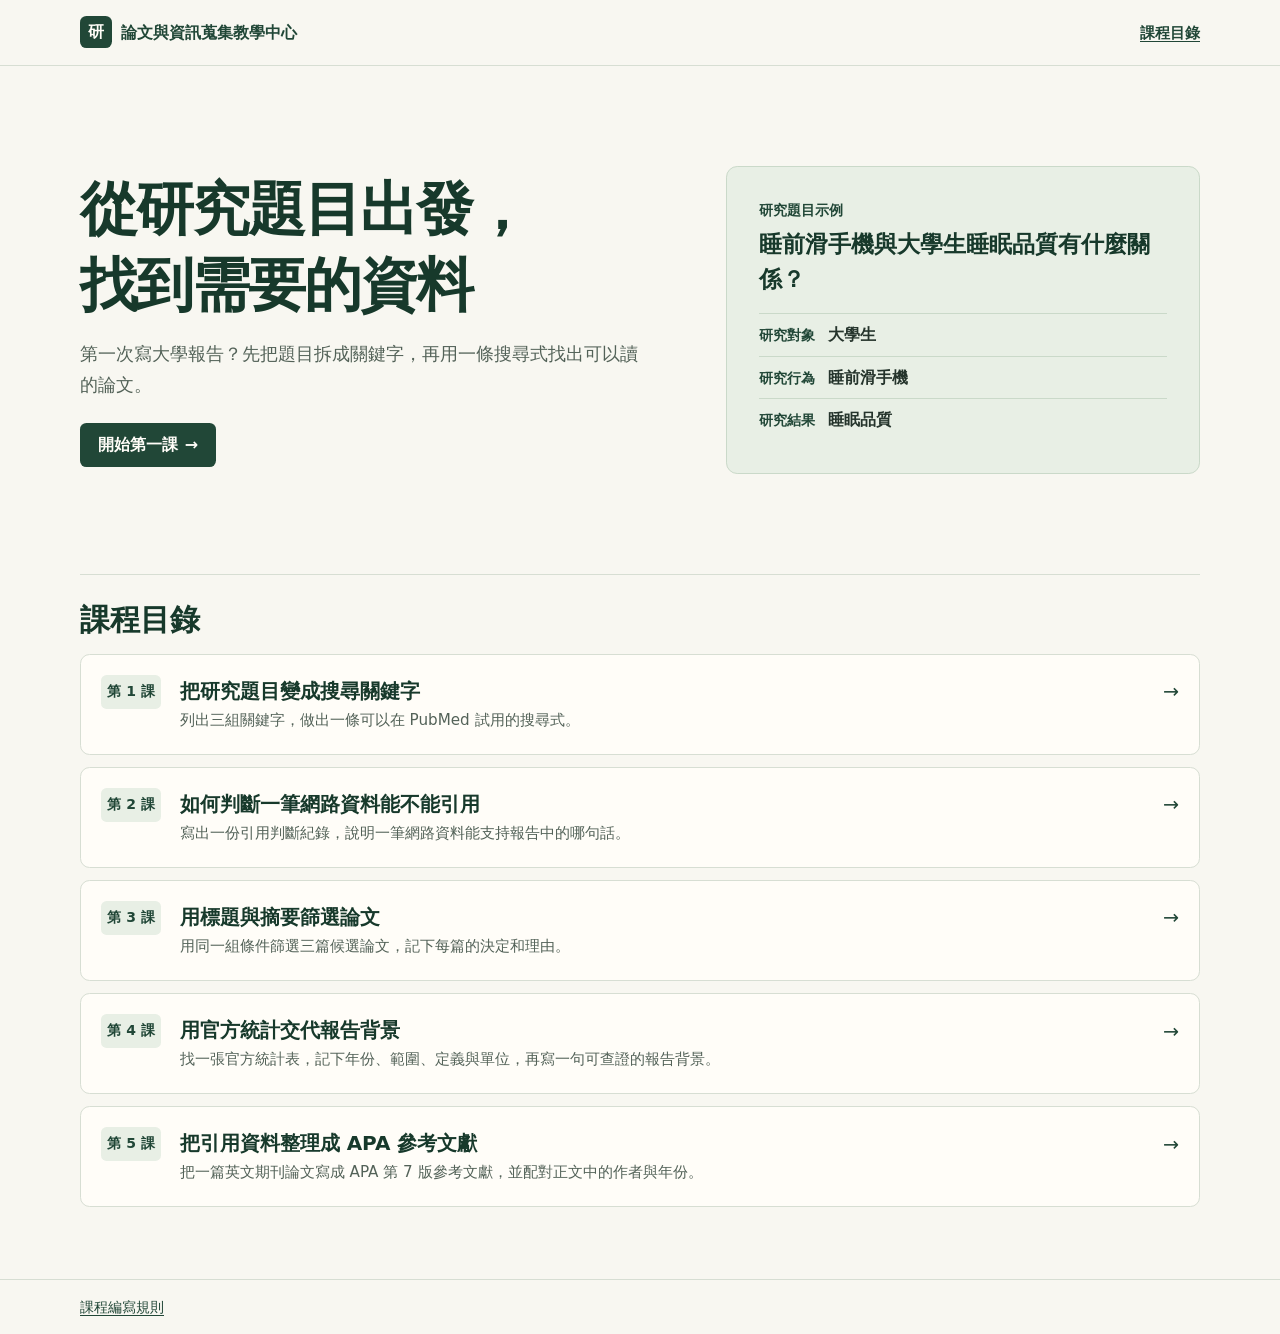
<file: index.html>
<!doctype html>
<html lang="zh-Hant">
<head>
  <meta charset="utf-8">
  <meta name="viewport" content="width=device-width, initial-scale=1">
  <meta name="description" content="給第一次寫大學報告的學生，從研究題目出發練習找論文、判斷來源和整理資料。">
  <title>論文與資訊蒐集教學中心</title>
  <link rel="stylesheet" href="assets/style.css">
</head>
<body class="home-page">
  <header class="site-header">
    <div class="site-shell header-inner">
      <a class="brand" href="index.html"><span class="brand-mark" aria-hidden="true">研</span>論文與資訊蒐集教學中心</a>
      <a class="header-link" href="#courses">課程目錄</a>
    </div>
  </header>

  <main class="site-shell">
    <section class="hero" aria-labelledby="home-title">
      <div class="hero-copy">
        <h1 id="home-title">從研究題目出發，<br>找到需要的資料</h1>
        <p class="lede">第一次寫大學報告？先把題目拆成關鍵字，再用一條搜尋式找出可以讀的論文。</p>
        <a class="primary-link" href="lessons/search-keywords.html">開始第一課 <span aria-hidden="true">→</span></a>
      </div>

      <figure class="hero-example">
        <figcaption class="example-label">研究題目示例</figcaption>
        <p class="example-question">睡前滑手機與大學生睡眠品質有什麼關係？</p>
        <ul class="concept-list">
          <li><small class="concept-label">研究對象</small><span class="concept-name">大學生</span></li>
          <li><small class="concept-label">研究行為</small><span class="concept-name">睡前滑手機</span></li>
          <li><small class="concept-label">研究結果</small><span class="concept-name">睡眠品質</span></li>
        </ul>
      </figure>
    </section>

    <section class="catalog" id="courses" aria-labelledby="courses-title">
      <h2 id="courses-title">課程目錄</h2>
      <ul class="lesson-list">
        <li>
          <a class="lesson-card" href="lessons/search-keywords.html">
            <span class="lesson-number">第 1 課</span>
            <div class="lesson-card-copy">
              <h3>把研究題目變成搜尋關鍵字</h3>
              <p>列出三組關鍵字，做出一條可以在 PubMed 試用的搜尋式。</p>
            </div>
            <span class="lesson-arrow" aria-hidden="true">→</span>
          </a>
        </li>
        <li>
          <a class="lesson-card" href="lessons/evaluate-online-sources.html">
            <span class="lesson-number">第 2 課</span>
            <div class="lesson-card-copy">
              <h3>如何判斷一筆網路資料能不能引用</h3>
              <p>寫出一份引用判斷紀錄，說明一筆網路資料能支持報告中的哪句話。</p>
            </div>
            <span class="lesson-arrow" aria-hidden="true">→</span>
          </a>
        </li>
        <li>
          <a class="lesson-card" href="lessons/screen-research-abstracts.html">
            <span class="lesson-number">第 3 課</span>
            <div class="lesson-card-copy">
              <h3>用標題與摘要篩選論文</h3>
              <p>用同一組條件篩選三篇候選論文，記下每篇的決定和理由。</p>
            </div>
            <span class="lesson-arrow" aria-hidden="true">→</span>
          </a>
        </li>
        <li>
          <a class="lesson-card" href="lessons/use-official-statistics.html">
            <span class="lesson-number">第 4 課</span>
            <div class="lesson-card-copy">
              <h3>用官方統計交代報告背景</h3>
              <p>找一張官方統計表，記下年份、範圍、定義與單位，再寫一句可查證的報告背景。</p>
            </div>
            <span class="lesson-arrow" aria-hidden="true">→</span>
          </a>
        </li>
        <li>
          <a class="lesson-card" href="lessons/format-apa-references.html">
            <span class="lesson-number">第 5 課</span>
            <div class="lesson-card-copy">
              <h3>把引用資料整理成 APA 參考文獻</h3>
              <p>把一篇英文期刊論文寫成 APA 第 7 版參考文獻，並配對正文中的作者與年份。</p>
            </div>
            <span class="lesson-arrow" aria-hidden="true">→</span>
          </a>
        </li>
      </ul>
    </section>
  </main>

  <footer class="site-footer">
    <div class="site-shell"><a href="AGENTS.md">課程編寫規則</a></div>
  </footer>
</body>
</html>
</file>
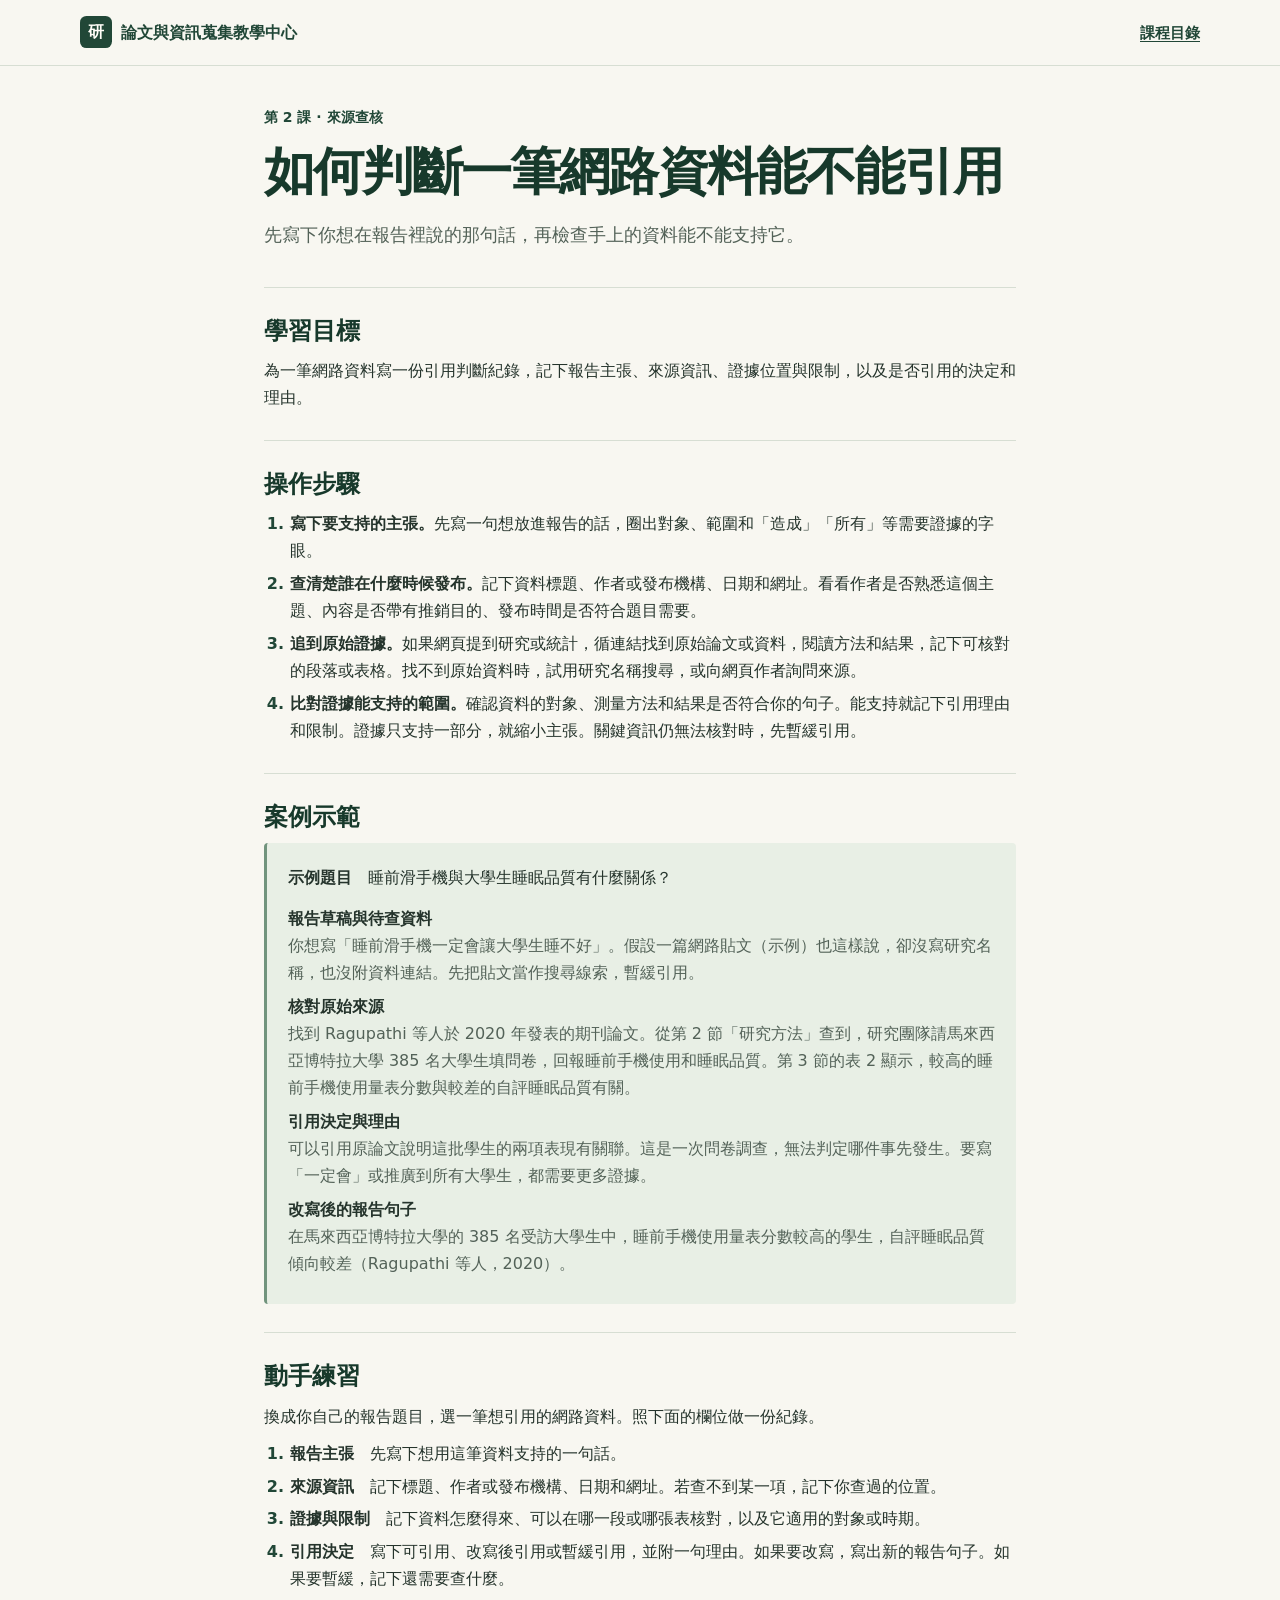
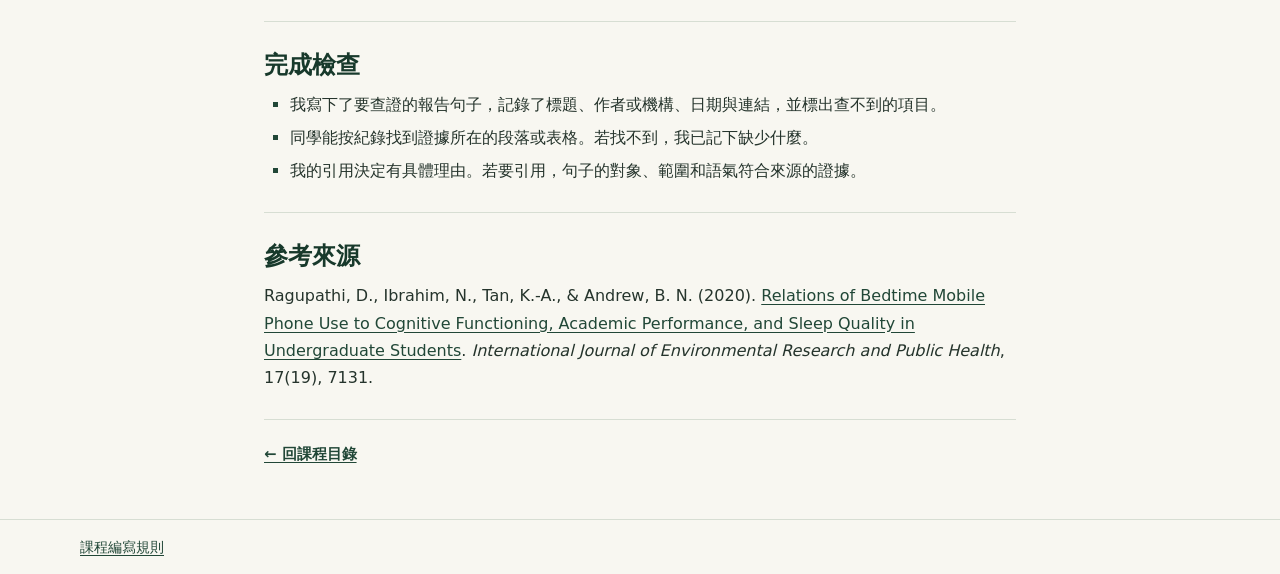
<file: lessons/evaluate-online-sources.html>
<!doctype html>
<html lang="zh-Hant">
<head>
  <meta charset="utf-8">
  <meta name="viewport" content="width=device-width, initial-scale=1">
  <meta name="description" content="查核網路資料的作者、原始證據和適用範圍，判斷能不能用來支持報告中的一項主張。">
  <title>如何判斷一筆網路資料能不能引用｜論文與資訊蒐集教學中心</title>
  <link rel="stylesheet" href="../assets/style.css">
</head>
<body class="lesson-page">
  <header class="site-header">
    <div class="site-shell header-inner">
      <a class="brand" href="../index.html"><span class="brand-mark" aria-hidden="true">研</span>論文與資訊蒐集教學中心</a>
      <a class="header-link" href="../index.html#courses">課程目錄</a>
    </div>
  </header>

  <main class="site-shell lesson-main">
    <header class="lesson-heading">
      <p class="eyebrow">第 2 課 · 來源查核</p>
      <h1>如何判斷一筆網路資料能不能引用</h1>
      <p class="lede">先寫下你想在報告裡說的那句話，再檢查手上的資料能不能支持它。</p>
    </header>

    <div class="lesson-content">
      <section aria-labelledby="objective">
        <h2 id="objective">學習目標</h2>
        <p>為一筆網路資料寫一份引用判斷紀錄，記下報告主張、來源資訊、證據位置與限制，以及是否引用的決定和理由。</p>
      </section>

      <section aria-labelledby="steps">
        <h2 id="steps">操作步驟</h2>
        <ol>
          <li><strong>寫下要支持的主張。</strong>先寫一句想放進報告的話，圈出對象、範圍和「造成」「所有」等需要證據的字眼。</li>
          <li><strong>查清楚誰在什麼時候發布。</strong>記下資料標題、作者或發布機構、日期和網址。看看作者是否熟悉這個主題、內容是否帶有推銷目的、發布時間是否符合題目需要。</li>
          <li><strong>追到原始證據。</strong>如果網頁提到研究或統計，循連結找到原始論文或資料，閱讀方法和結果，記下可核對的段落或表格。找不到原始資料時，試用研究名稱搜尋，或向網頁作者詢問來源。</li>
          <li><strong>比對證據能支持的範圍。</strong>確認資料的對象、測量方法和結果是否符合你的句子。能支持就記下引用理由和限制。證據只支持一部分，就縮小主張。關鍵資訊仍無法核對時，先暫緩引用。</li>
        </ol>
      </section>

      <section aria-labelledby="example">
        <h2 id="example">案例示範</h2>
        <div class="example-box">
          <p><strong>示例題目</strong>　睡前滑手機與大學生睡眠品質有什麼關係？</p>
          <dl class="term-list">
            <dt>報告草稿與待查資料</dt>
            <dd>你想寫「睡前滑手機一定會讓大學生睡不好」。假設一篇網路貼文（示例）也這樣說，卻沒寫研究名稱，也沒附資料連結。先把貼文當作搜尋線索，暫緩引用。</dd>
            <dt>核對原始來源</dt>
            <dd>找到 Ragupathi 等人於 2020 年發表的期刊論文。從第 2 節「研究方法」查到，研究團隊請馬來西亞博特拉大學 385 名大學生填問卷，回報睡前手機使用和睡眠品質。第 3 節的表 2 顯示，較高的睡前手機使用量表分數與較差的自評睡眠品質有關。</dd>
            <dt>引用決定與理由</dt>
            <dd>可以引用原論文說明這批學生的兩項表現有關聯。這是一次問卷調查，無法判定哪件事先發生。要寫「一定會」或推廣到所有大學生，都需要更多證據。</dd>
            <dt>改寫後的報告句子</dt>
            <dd>在馬來西亞博特拉大學的 385 名受訪大學生中，睡前手機使用量表分數較高的學生，自評睡眠品質傾向較差（Ragupathi 等人，2020）。</dd>
          </dl>
        </div>
      </section>

      <section aria-labelledby="practice">
        <h2 id="practice">動手練習</h2>
        <p>換成你自己的報告題目，選一筆想引用的網路資料。照下面的欄位做一份紀錄。</p>
        <ol>
          <li><strong>報告主張</strong>　先寫下想用這筆資料支持的一句話。</li>
          <li><strong>來源資訊</strong>　記下標題、作者或發布機構、日期和網址。若查不到某一項，記下你查過的位置。</li>
          <li><strong>證據與限制</strong>　記下資料怎麼得來、可以在哪一段或哪張表核對，以及它適用的對象或時期。</li>
          <li><strong>引用決定</strong>　寫下可引用、改寫後引用或暫緩引用，並附一句理由。如果要改寫，寫出新的報告句子。如果要暫緩，記下還需要查什麼。</li>
        </ol>
      </section>

      <section aria-labelledby="check">
        <h2 id="check">完成檢查</h2>
        <ul class="check-list">
          <li>我寫下了要查證的報告句子，記錄了標題、作者或機構、日期與連結，並標出查不到的項目。</li>
          <li>同學能按紀錄找到證據所在的段落或表格。若找不到，我已記下缺少什麼。</li>
          <li>我的引用決定有具體理由。若要引用，句子的對象、範圍和語氣符合來源的證據。</li>
        </ul>
      </section>

      <section aria-labelledby="sources">
        <h2 id="sources">參考來源</h2>
        <p>Ragupathi, D., Ibrahim, N., Tan, K.-A., &amp; Andrew, B. N. (2020). <a href="https://pmc.ncbi.nlm.nih.gov/articles/PMC7579316/" lang="en">Relations of Bedtime Mobile Phone Use to Cognitive Functioning, Academic Performance, and Sleep Quality in Undergraduate Students</a>. <cite lang="en">International Journal of Environmental Research and Public Health</cite>, 17(19), 7131.</p>
      </section>
    </div>

    <div class="lesson-footer"><a class="back-link" href="../index.html#courses">← 回課程目錄</a></div>
  </main>

  <footer class="site-footer">
    <div class="site-shell"><a href="../AGENTS.md">課程編寫規則</a></div>
  </footer>
</body>
</html>
</file>
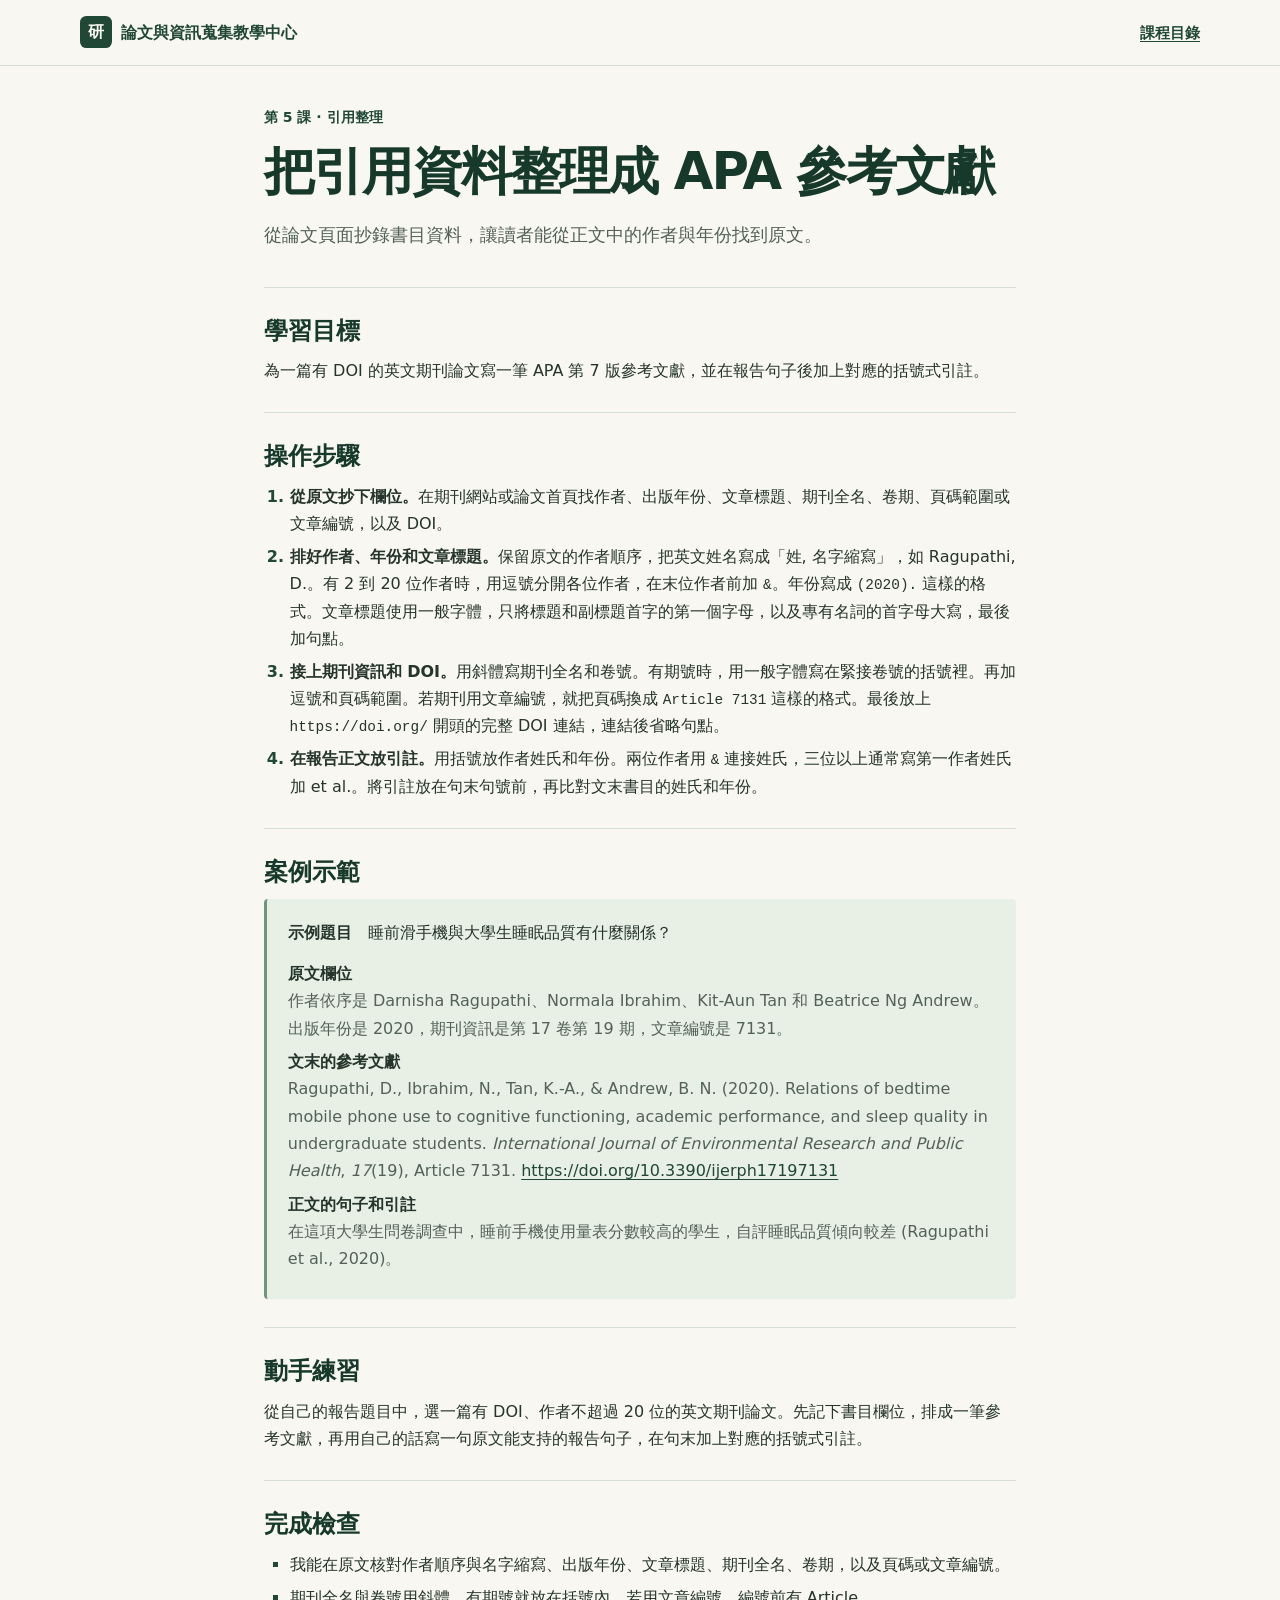
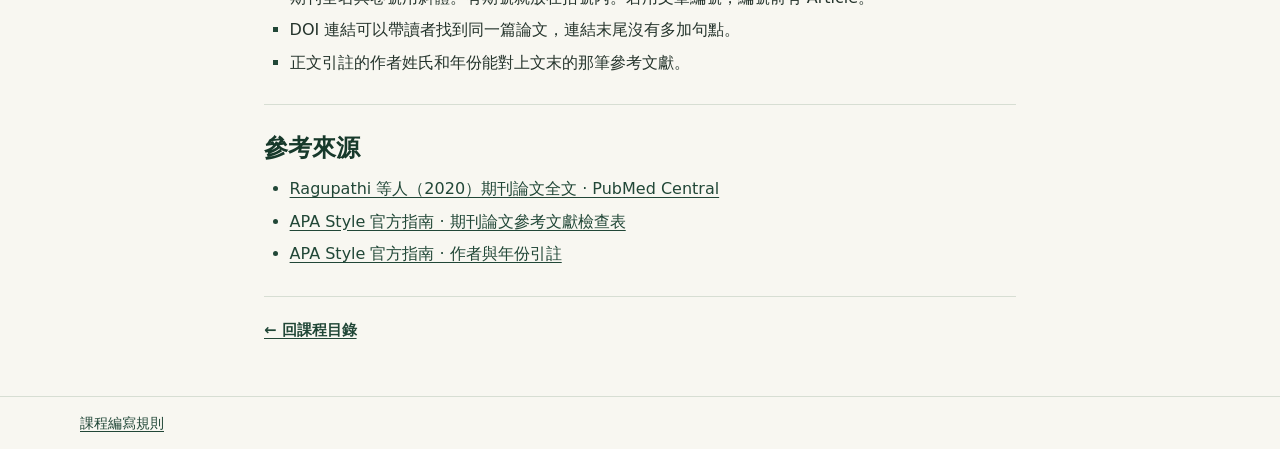
<file: lessons/format-apa-references.html>
<!doctype html>
<html lang="zh-Hant">
<head>
  <meta charset="utf-8">
  <meta name="viewport" content="width=device-width, initial-scale=1">
  <meta name="description" content="把一篇英文期刊論文寫成 APA 第 7 版參考文獻，並配對正文中的作者與年份。">
  <title>把引用資料整理成 APA 參考文獻｜論文與資訊蒐集教學中心</title>
  <link rel="stylesheet" href="../assets/style.css">
</head>
<body class="lesson-page">
  <header class="site-header">
    <div class="site-shell header-inner">
      <a class="brand" href="../index.html"><span class="brand-mark" aria-hidden="true">研</span>論文與資訊蒐集教學中心</a>
      <a class="header-link" href="../index.html#courses">課程目錄</a>
    </div>
  </header>

  <main class="site-shell lesson-main">
    <header class="lesson-heading">
      <p class="eyebrow">第 5 課 · 引用整理</p>
      <h1>把引用資料整理成 APA 參考文獻</h1>
      <p class="lede">從論文頁面抄錄書目資料，讓讀者能從正文中的作者與年份找到原文。</p>
    </header>

    <div class="lesson-content">
      <section aria-labelledby="objective">
        <h2 id="objective">學習目標</h2>
        <p>為一篇有 DOI 的英文期刊論文寫一筆 APA 第 7 版參考文獻，並在報告句子後加上對應的括號式引註。</p>
      </section>

      <section aria-labelledby="steps">
        <h2 id="steps">操作步驟</h2>
        <ol>
          <li><strong>從原文抄下欄位。</strong>在期刊網站或論文首頁找作者、出版年份、文章標題、期刊全名、卷期、頁碼範圍或文章編號，以及 DOI。</li>
          <li><strong>排好作者、年份和文章標題。</strong>保留原文的作者順序，把英文姓名寫成「姓, 名字縮寫」，如 <span lang="en">Ragupathi, D.</span>。有 2 到 20 位作者時，用逗號分開各位作者，在末位作者前加 <code>&amp;</code>。年份寫成 <code>(2020).</code> 這樣的格式。文章標題使用一般字體，只將標題和副標題首字的第一個字母，以及專有名詞的首字母大寫，最後加句點。</li>
          <li><strong>接上期刊資訊和 DOI。</strong>用斜體寫期刊全名和卷號。有期號時，用一般字體寫在緊接卷號的括號裡。再加逗號和頁碼範圍。若期刊用文章編號，就把頁碼換成 <code>Article 7131</code> 這樣的格式。最後放上 <code>https://doi.org/</code> 開頭的完整 DOI 連結，連結後省略句點。</li>
          <li><strong>在報告正文放引註。</strong>用括號放作者姓氏和年份。兩位作者用 <code>&amp;</code> 連接姓氏，三位以上通常寫第一作者姓氏加 <span lang="en">et al.</span>。將引註放在句末句號前，再比對文末書目的姓氏和年份。</li>
        </ol>
      </section>

      <section aria-labelledby="example">
        <h2 id="example">案例示範</h2>
        <div class="example-box">
          <p><strong>示例題目</strong>　睡前滑手機與大學生睡眠品質有什麼關係？</p>
          <dl class="term-list">
            <dt>原文欄位</dt>
            <dd>作者依序是 <span lang="en">Darnisha Ragupathi</span>、<span lang="en">Normala Ibrahim</span>、<span lang="en">Kit-Aun Tan</span> 和 <span lang="en">Beatrice Ng Andrew</span>。出版年份是 2020，期刊資訊是第 17 卷第 19 期，文章編號是 7131。</dd>
            <dt>文末的參考文獻</dt>
            <dd lang="en">Ragupathi, D., Ibrahim, N., Tan, K.-A., &amp; Andrew, B. N. (2020). Relations of bedtime mobile phone use to cognitive functioning, academic performance, and sleep quality in undergraduate students. <cite>International Journal of Environmental Research and Public Health</cite>, <i>17</i>(19), Article 7131. <a href="https://doi.org/10.3390/ijerph17197131">https://doi.org/10.3390/ijerph17197131</a></dd>
            <dt>正文的句子和引註</dt>
            <dd>在這項大學生問卷調查中，睡前手機使用量表分數較高的學生，自評睡眠品質傾向較差 <span lang="en">(Ragupathi et al., 2020)</span>。</dd>
          </dl>
        </div>
      </section>

      <section aria-labelledby="practice">
        <h2 id="practice">動手練習</h2>
        <p>從自己的報告題目中，選一篇有 DOI、作者不超過 20 位的英文期刊論文。先記下書目欄位，排成一筆參考文獻，再用自己的話寫一句原文能支持的報告句子，在句末加上對應的括號式引註。</p>
      </section>

      <section aria-labelledby="check">
        <h2 id="check">完成檢查</h2>
        <ul class="check-list">
          <li>我能在原文核對作者順序與名字縮寫、出版年份、文章標題、期刊全名、卷期，以及頁碼或文章編號。</li>
          <li>期刊全名與卷號用斜體。有期號就放在括號內。若用文章編號，編號前有 <span lang="en">Article</span>。</li>
          <li>DOI 連結可以帶讀者找到同一篇論文，連結末尾沒有多加句點。</li>
          <li>正文引註的作者姓氏和年份能對上文末的那筆參考文獻。</li>
        </ul>
      </section>

      <section aria-labelledby="sources">
        <h2 id="sources">參考來源</h2>
        <ul>
          <li><a href="https://pmc.ncbi.nlm.nih.gov/articles/PMC7579316/">Ragupathi 等人（2020）期刊論文全文 · PubMed Central</a></li>
          <li><a href="https://apastyle.apa.org/instructional-aids/journal-article-reference-checklist.pdf">APA Style 官方指南 · 期刊論文參考文獻檢查表</a></li>
          <li><a href="https://apastyle.apa.org/style-grammar-guidelines/citations/basic-principles/author-date">APA Style 官方指南 · 作者與年份引註</a></li>
        </ul>
      </section>
    </div>

    <div class="lesson-footer"><a class="back-link" href="../index.html#courses">← 回課程目錄</a></div>
  </main>

  <footer class="site-footer">
    <div class="site-shell"><a href="../AGENTS.md">課程編寫規則</a></div>
  </footer>
</body>
</html>
</file>
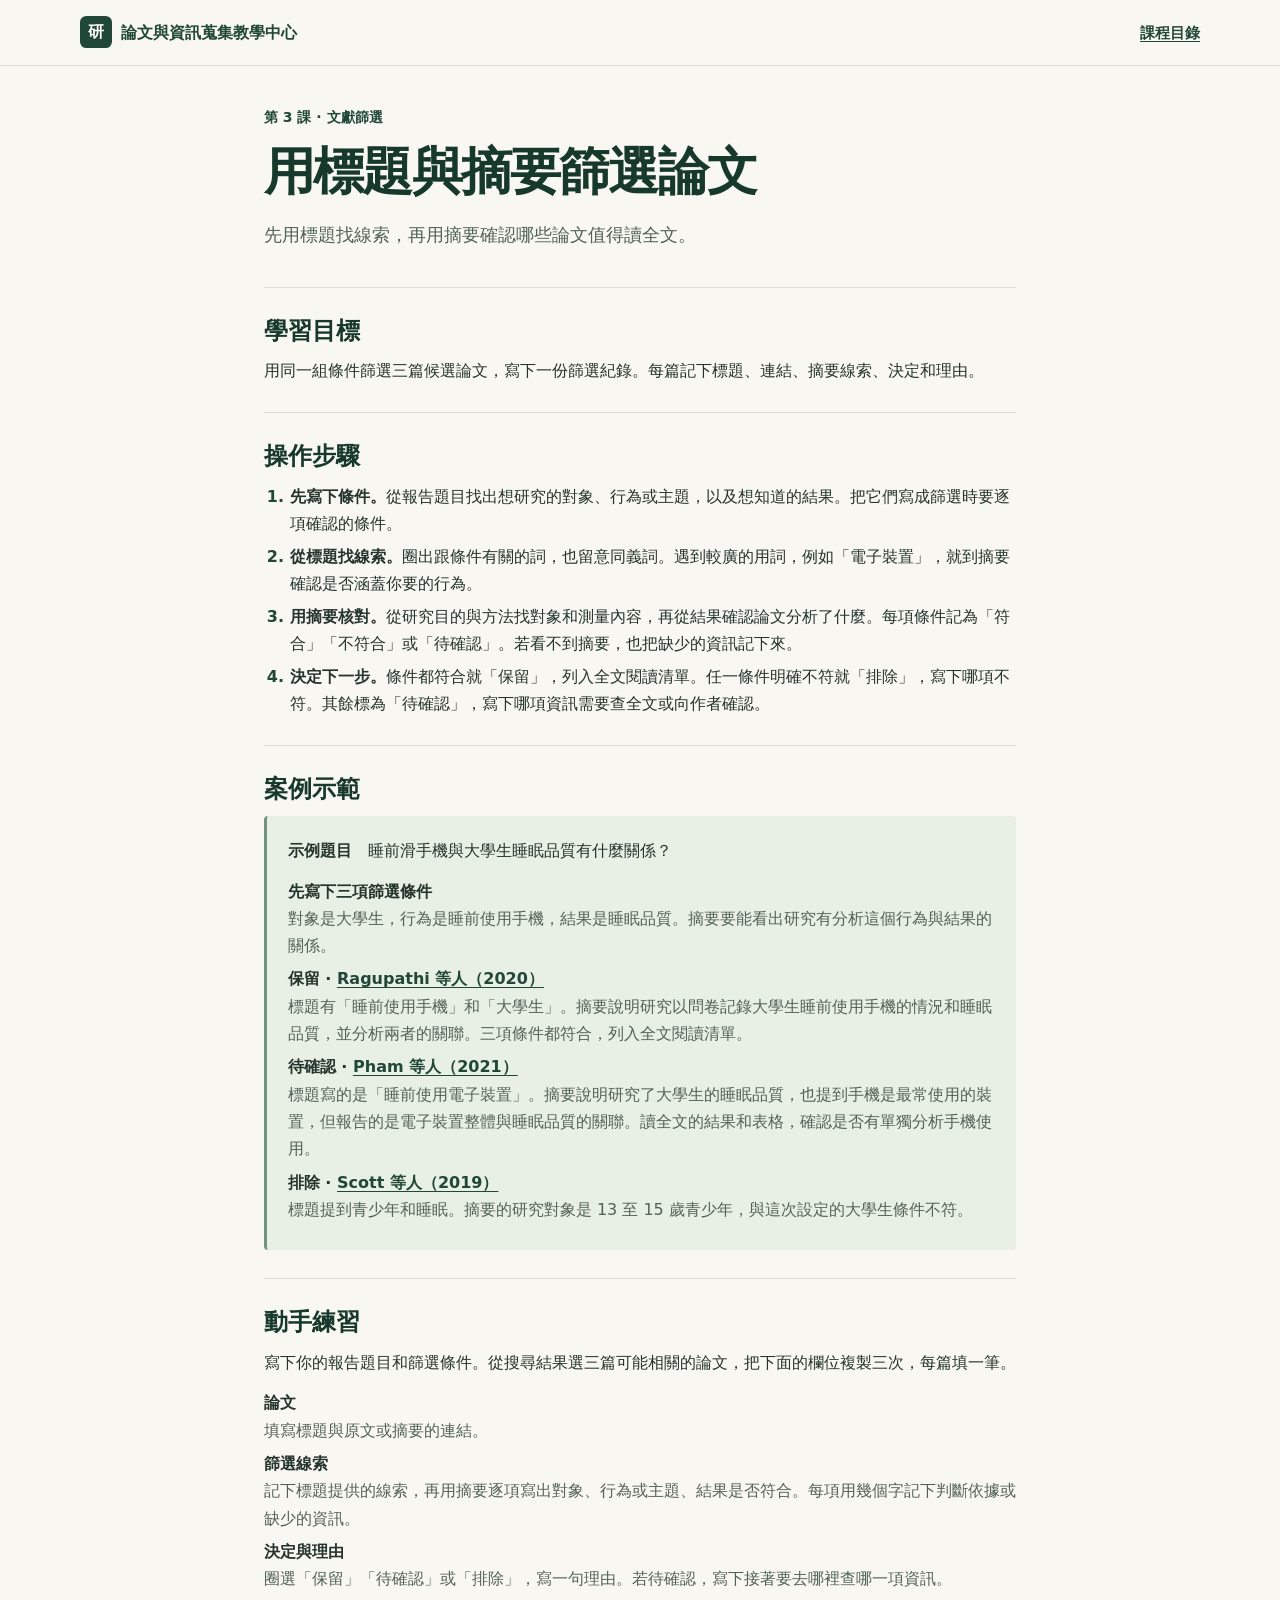
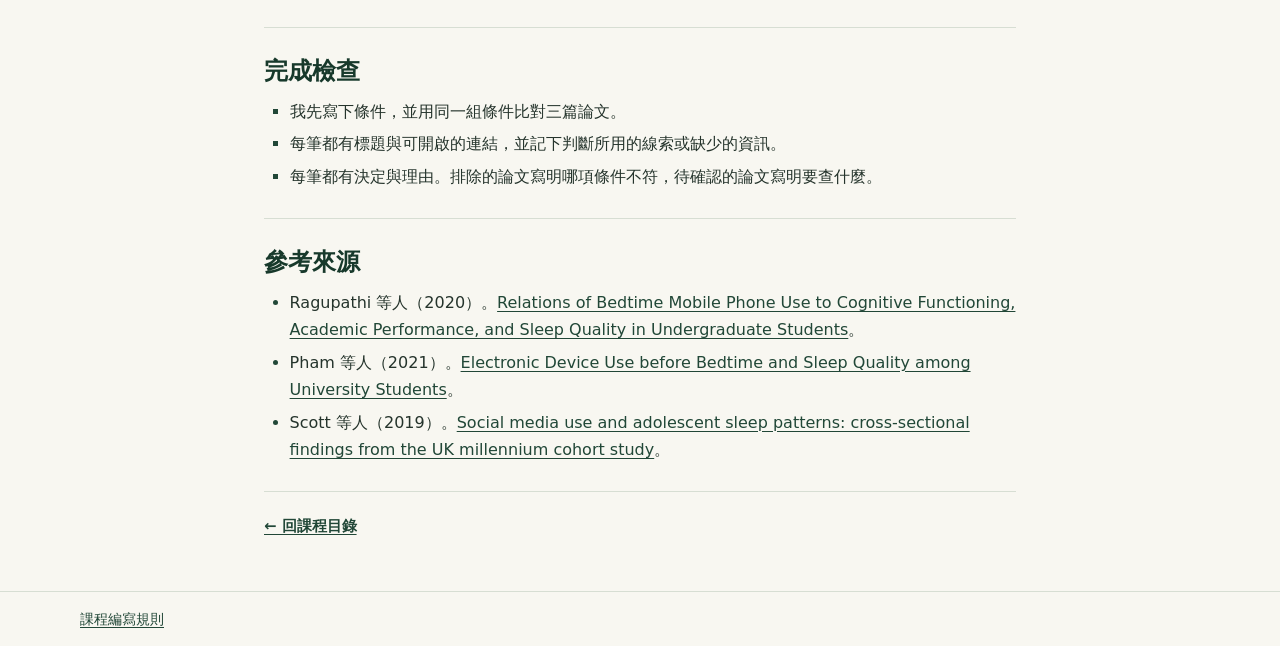
<file: lessons/screen-research-abstracts.html>
<!doctype html>
<html lang="zh-Hant">
<head>
  <meta charset="utf-8">
  <meta name="viewport" content="width=device-width, initial-scale=1">
  <meta name="description" content="用研究對象、行為和結果比對論文標題與摘要，為每篇論文記下篩選決定和理由。">
  <title>用標題與摘要篩選論文｜論文與資訊蒐集教學中心</title>
  <link rel="stylesheet" href="../assets/style.css">
</head>
<body class="lesson-page">
  <header class="site-header">
    <div class="site-shell header-inner">
      <a class="brand" href="../index.html"><span class="brand-mark" aria-hidden="true">研</span>論文與資訊蒐集教學中心</a>
      <a class="header-link" href="../index.html#courses">課程目錄</a>
    </div>
  </header>

  <main class="site-shell lesson-main">
    <header class="lesson-heading">
      <p class="eyebrow">第 3 課 · 文獻篩選</p>
      <h1>用標題與摘要篩選論文</h1>
      <p class="lede">先用標題找線索，再用摘要確認哪些論文值得讀全文。</p>
    </header>

    <div class="lesson-content">
      <section aria-labelledby="objective">
        <h2 id="objective">學習目標</h2>
        <p>用同一組條件篩選三篇候選論文，寫下一份篩選紀錄。每篇記下標題、連結、摘要線索、決定和理由。</p>
      </section>

      <section aria-labelledby="steps">
        <h2 id="steps">操作步驟</h2>
        <ol>
          <li><strong>先寫下條件。</strong>從報告題目找出想研究的對象、行為或主題，以及想知道的結果。把它們寫成篩選時要逐項確認的條件。</li>
          <li><strong>從標題找線索。</strong>圈出跟條件有關的詞，也留意同義詞。遇到較廣的用詞，例如「電子裝置」，就到摘要確認是否涵蓋你要的行為。</li>
          <li><strong>用摘要核對。</strong>從研究目的與方法找對象和測量內容，再從結果確認論文分析了什麼。每項條件記為「符合」「不符合」或「待確認」。若看不到摘要，也把缺少的資訊記下來。</li>
          <li><strong>決定下一步。</strong>條件都符合就「保留」，列入全文閱讀清單。任一條件明確不符就「排除」，寫下哪項不符。其餘標為「待確認」，寫下哪項資訊需要查全文或向作者確認。</li>
        </ol>
      </section>

      <section aria-labelledby="example">
        <h2 id="example">案例示範</h2>
        <div class="example-box">
          <p><strong>示例題目</strong>　睡前滑手機與大學生睡眠品質有什麼關係？</p>
          <dl class="term-list">
            <dt>先寫下三項篩選條件</dt>
            <dd>對象是大學生，行為是睡前使用手機，結果是睡眠品質。摘要要能看出研究有分析這個行為與結果的關係。</dd>
            <dt>保留 · <a href="#source-ragupathi">Ragupathi 等人（2020）</a></dt>
            <dd>標題有「睡前使用手機」和「大學生」。摘要說明研究以問卷記錄大學生睡前使用手機的情況和睡眠品質，並分析兩者的關聯。三項條件都符合，列入全文閱讀清單。</dd>
            <dt>待確認 · <a href="#source-pham">Pham 等人（2021）</a></dt>
            <dd>標題寫的是「睡前使用電子裝置」。摘要說明研究了大學生的睡眠品質，也提到手機是最常使用的裝置，但報告的是電子裝置整體與睡眠品質的關聯。讀全文的結果和表格，確認是否有單獨分析手機使用。</dd>
            <dt>排除 · <a href="#source-scott">Scott 等人（2019）</a></dt>
            <dd>標題提到青少年和睡眠。摘要的研究對象是 13 至 15 歲青少年，與這次設定的大學生條件不符。</dd>
          </dl>
        </div>
      </section>

      <section aria-labelledby="practice">
        <h2 id="practice">動手練習</h2>
        <p>寫下你的報告題目和篩選條件。從搜尋結果選三篇可能相關的論文，把下面的欄位複製三次，每篇填一筆。</p>
        <dl class="term-list">
          <dt>論文</dt>
          <dd>填寫標題與原文或摘要的連結。</dd>
          <dt>篩選線索</dt>
          <dd>記下標題提供的線索，再用摘要逐項寫出對象、行為或主題、結果是否符合。每項用幾個字記下判斷依據或缺少的資訊。</dd>
          <dt>決定與理由</dt>
          <dd>圈選「保留」「待確認」或「排除」，寫一句理由。若待確認，寫下接著要去哪裡查哪一項資訊。</dd>
        </dl>
      </section>

      <section aria-labelledby="check">
        <h2 id="check">完成檢查</h2>
        <ul class="check-list">
          <li>我先寫下條件，並用同一組條件比對三篇論文。</li>
          <li>每筆都有標題與可開啟的連結，並記下判斷所用的線索或缺少的資訊。</li>
          <li>每筆都有決定與理由。排除的論文寫明哪項條件不符，待確認的論文寫明要查什麼。</li>
        </ul>
      </section>

      <section aria-labelledby="sources">
        <h2 id="sources">參考來源</h2>
        <ul>
          <li id="source-ragupathi">Ragupathi 等人（2020）。<a href="https://pmc.ncbi.nlm.nih.gov/articles/PMC7579316/" lang="en">Relations of Bedtime Mobile Phone Use to Cognitive Functioning, Academic Performance, and Sleep Quality in Undergraduate Students</a>。</li>
          <li id="source-pham">Pham 等人（2021）。<a href="https://pmc.ncbi.nlm.nih.gov/articles/PMC8466496/" lang="en">Electronic Device Use before Bedtime and Sleep Quality among University Students</a>。</li>
          <li id="source-scott">Scott 等人（2019）。<a href="https://pmc.ncbi.nlm.nih.gov/articles/PMC6830469/" lang="en">Social media use and adolescent sleep patterns: cross-sectional findings from the UK millennium cohort study</a>。</li>
        </ul>
      </section>
    </div>

    <div class="lesson-footer"><a class="back-link" href="../index.html#courses">← 回課程目錄</a></div>
  </main>

  <footer class="site-footer">
    <div class="site-shell"><a href="../AGENTS.md">課程編寫規則</a></div>
  </footer>
</body>
</html>
</file>
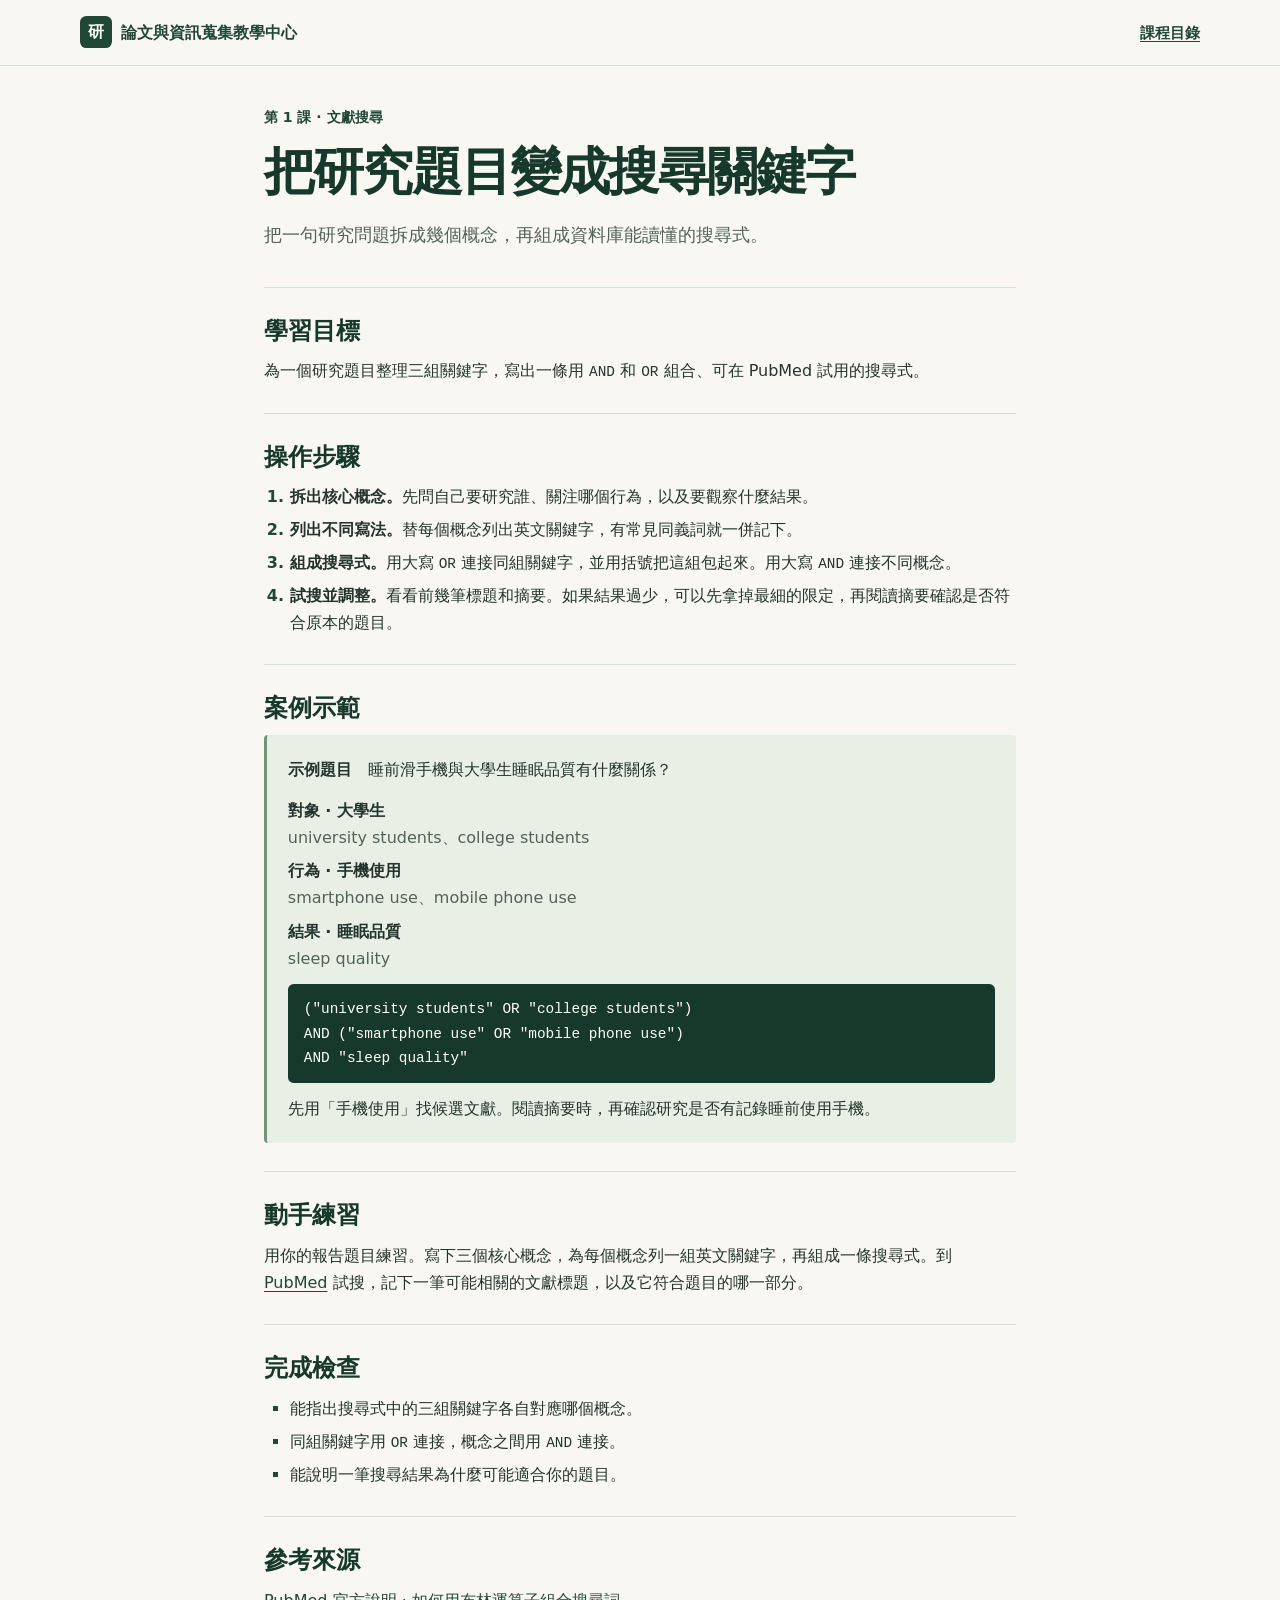
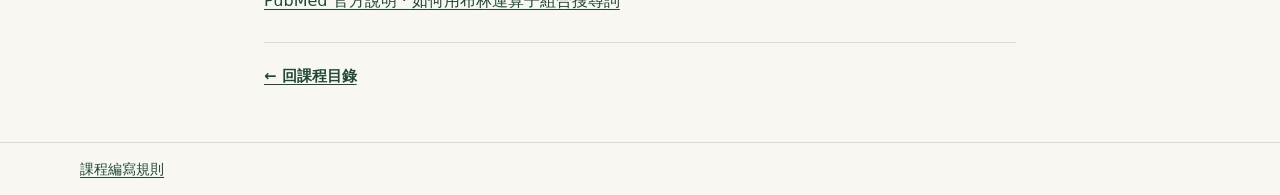
<file: lessons/search-keywords.html>
<!doctype html>
<html lang="zh-Hant">
<head>
  <meta charset="utf-8">
  <meta name="viewport" content="width=device-width, initial-scale=1">
  <meta name="description" content="把研究題目拆成概念、列出同義詞，再用 AND 與 OR 做出一條可以試用的搜尋式。">
  <title>把研究題目變成搜尋關鍵字｜論文與資訊蒐集教學中心</title>
  <link rel="stylesheet" href="../assets/style.css">
</head>
<body class="lesson-page">
  <header class="site-header">
    <div class="site-shell header-inner">
      <a class="brand" href="../index.html"><span class="brand-mark" aria-hidden="true">研</span>論文與資訊蒐集教學中心</a>
      <a class="header-link" href="../index.html#courses">課程目錄</a>
    </div>
  </header>

  <main class="site-shell lesson-main">
    <header class="lesson-heading">
      <p class="eyebrow">第 1 課 · 文獻搜尋</p>
      <h1>把研究題目變成搜尋關鍵字</h1>
      <p class="lede">把一句研究問題拆成幾個概念，再組成資料庫能讀懂的搜尋式。</p>
    </header>

    <div class="lesson-content">
      <section aria-labelledby="objective">
        <h2 id="objective">學習目標</h2>
        <p>為一個研究題目整理三組關鍵字，寫出一條用 <code>AND</code> 和 <code>OR</code> 組合、可在 PubMed 試用的搜尋式。</p>
      </section>

      <section aria-labelledby="steps">
        <h2 id="steps">操作步驟</h2>
        <ol>
          <li><strong>拆出核心概念。</strong>先問自己要研究誰、關注哪個行為，以及要觀察什麼結果。</li>
          <li><strong>列出不同寫法。</strong>替每個概念列出英文關鍵字，有常見同義詞就一併記下。</li>
          <li><strong>組成搜尋式。</strong>用大寫 <code>OR</code> 連接同組關鍵字，並用括號把這組包起來。用大寫 <code>AND</code> 連接不同概念。</li>
          <li><strong>試搜並調整。</strong>看看前幾筆標題和摘要。如果結果過少，可以先拿掉最細的限定，再閱讀摘要確認是否符合原本的題目。</li>
        </ol>
      </section>

      <section aria-labelledby="example">
        <h2 id="example">案例示範</h2>
        <div class="example-box">
          <p><strong>示例題目</strong>　睡前滑手機與大學生睡眠品質有什麼關係？</p>
          <dl class="term-list">
            <dt>對象 · 大學生</dt>
            <dd><span lang="en">university students</span>、<span lang="en">college students</span></dd>
            <dt>行為 · 手機使用</dt>
            <dd><span lang="en">smartphone use</span>、<span lang="en">mobile phone use</span></dd>
            <dt>結果 · 睡眠品質</dt>
            <dd><span lang="en">sleep quality</span></dd>
          </dl>
          <pre aria-label="搜尋式示例"><code lang="en">("university students" OR "college students")
AND ("smartphone use" OR "mobile phone use")
AND "sleep quality"</code></pre>
          <p>先用「手機使用」找候選文獻。閱讀摘要時，再確認研究是否有記錄睡前使用手機。</p>
        </div>
      </section>

      <section aria-labelledby="practice">
        <h2 id="practice">動手練習</h2>
        <p>用你的報告題目練習。寫下三個核心概念，為每個概念列一組英文關鍵字，再組成一條搜尋式。到 <a href="https://pubmed.ncbi.nlm.nih.gov/">PubMed</a> 試搜，記下一筆可能相關的文獻標題，以及它符合題目的哪一部分。</p>
      </section>

      <section aria-labelledby="check">
        <h2 id="check">完成檢查</h2>
        <ul class="check-list">
          <li>能指出搜尋式中的三組關鍵字各自對應哪個概念。</li>
          <li>同組關鍵字用 <code>OR</code> 連接，概念之間用 <code>AND</code> 連接。</li>
          <li>能說明一筆搜尋結果為什麼可能適合你的題目。</li>
        </ul>
      </section>

      <section aria-labelledby="sources">
        <h2 id="sources">參考來源</h2>
        <p><a href="https://pubmed.ncbi.nlm.nih.gov/help/#combining-search-terms-with-boolean-operators-and-or-not">PubMed 官方說明 · 如何用布林運算子組合搜尋詞</a></p>
      </section>
    </div>

    <div class="lesson-footer"><a class="back-link" href="../index.html#courses">← 回課程目錄</a></div>
  </main>

  <footer class="site-footer">
    <div class="site-shell"><a href="../AGENTS.md">課程編寫規則</a></div>
  </footer>
</body>
</html>
</file>
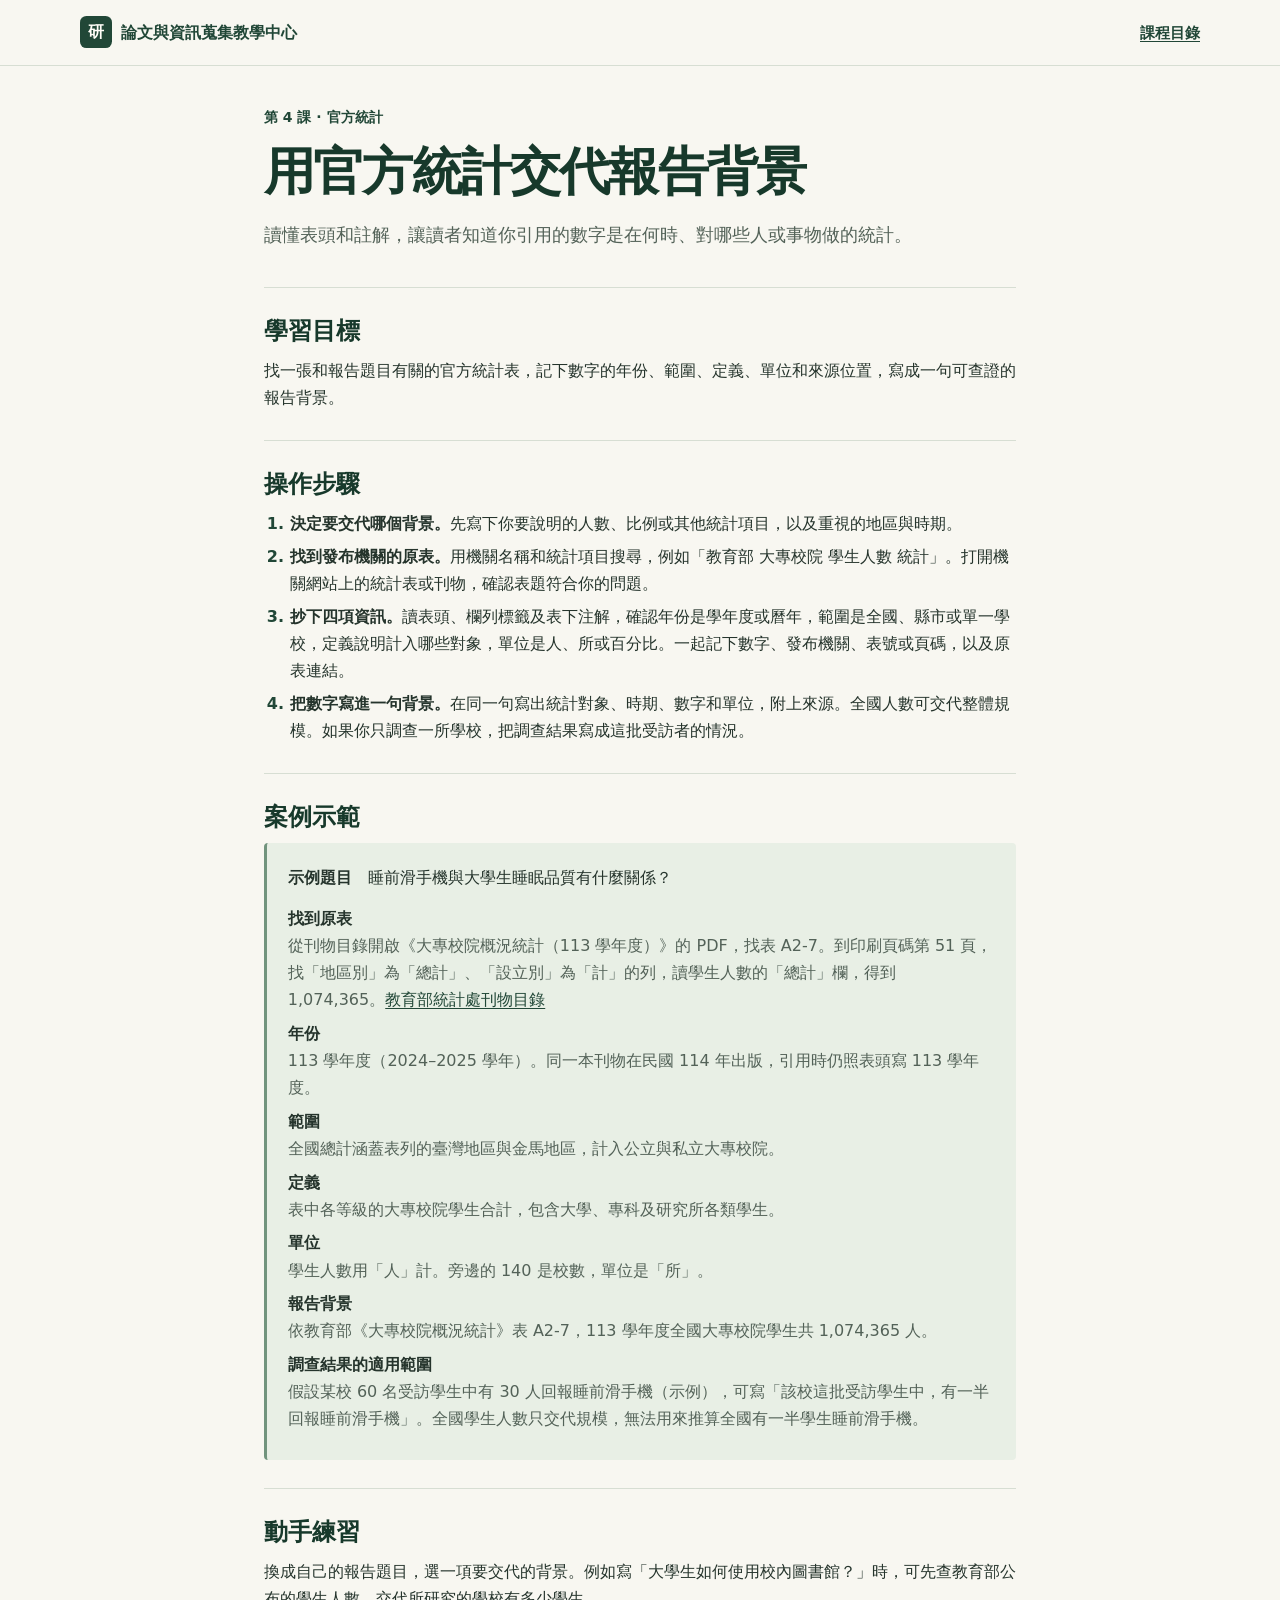
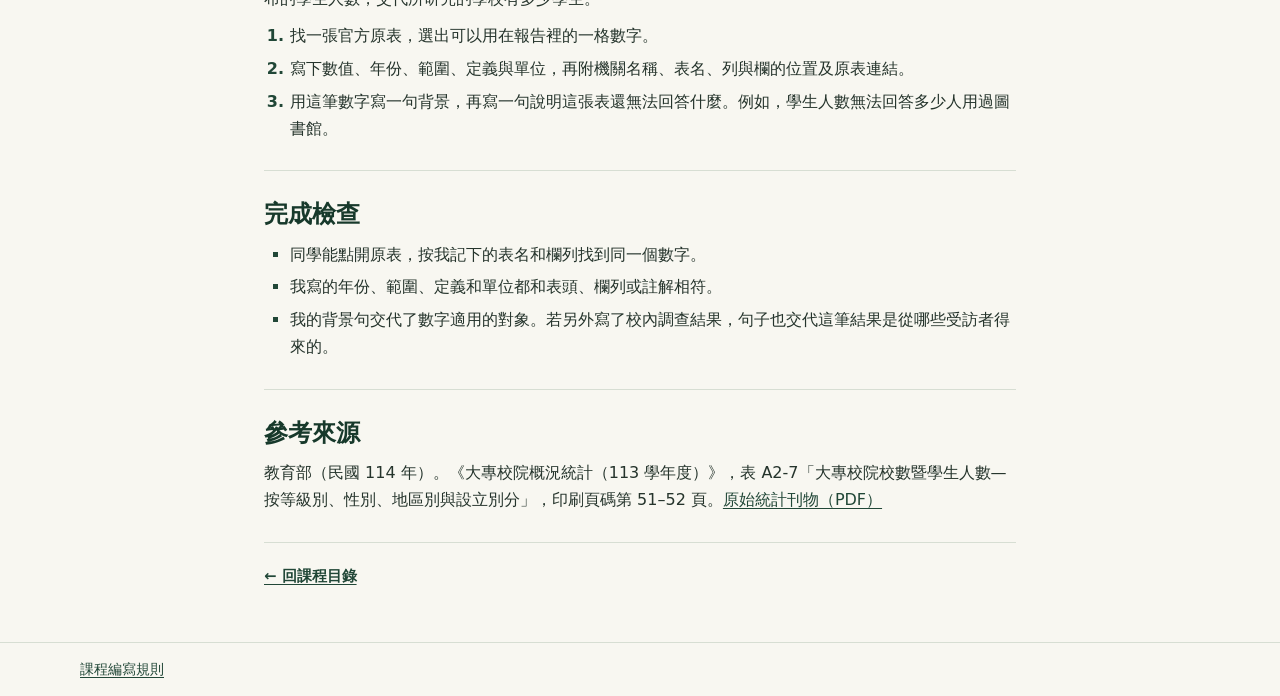
<file: lessons/use-official-statistics.html>
<!doctype html>
<html lang="zh-Hant">
<head>
  <meta charset="utf-8">
  <meta name="viewport" content="width=device-width, initial-scale=1">
  <meta name="description" content="找一張官方統計表，記下數字的年份、範圍、定義和單位，再寫成一句可查證的報告背景。">
  <title>用官方統計交代報告背景｜論文與資訊蒐集教學中心</title>
  <link rel="stylesheet" href="../assets/style.css">
</head>
<body class="lesson-page">
  <header class="site-header">
    <div class="site-shell header-inner">
      <a class="brand" href="../index.html"><span class="brand-mark" aria-hidden="true">研</span>論文與資訊蒐集教學中心</a>
      <a class="header-link" href="../index.html#courses">課程目錄</a>
    </div>
  </header>

  <main class="site-shell lesson-main">
    <header class="lesson-heading">
      <p class="eyebrow">第 4 課 · 官方統計</p>
      <h1>用官方統計交代報告背景</h1>
      <p class="lede">讀懂表頭和註解，讓讀者知道你引用的數字是在何時、對哪些人或事物做的統計。</p>
    </header>

    <div class="lesson-content">
      <section aria-labelledby="objective">
        <h2 id="objective">學習目標</h2>
        <p>找一張和報告題目有關的官方統計表，記下數字的年份、範圍、定義、單位和來源位置，寫成一句可查證的報告背景。</p>
      </section>

      <section aria-labelledby="steps">
        <h2 id="steps">操作步驟</h2>
        <ol>
          <li><strong>決定要交代哪個背景。</strong>先寫下你要說明的人數、比例或其他統計項目，以及重視的地區與時期。</li>
          <li><strong>找到發布機關的原表。</strong>用機關名稱和統計項目搜尋，例如「教育部 大專校院 學生人數 統計」。打開機關網站上的統計表或刊物，確認表題符合你的問題。</li>
          <li><strong>抄下四項資訊。</strong>讀表頭、欄列標籤及表下注解，確認年份是學年度或曆年，範圍是全國、縣市或單一學校，定義說明計入哪些對象，單位是人、所或百分比。一起記下數字、發布機關、表號或頁碼，以及原表連結。</li>
          <li><strong>把數字寫進一句背景。</strong>在同一句寫出統計對象、時期、數字和單位，附上來源。全國人數可交代整體規模。如果你只調查一所學校，把調查結果寫成這批受訪者的情況。</li>
        </ol>
      </section>

      <section aria-labelledby="example">
        <h2 id="example">案例示範</h2>
        <div class="example-box">
          <p><strong>示例題目</strong>　睡前滑手機與大學生睡眠品質有什麼關係？</p>
          <dl class="term-list">
            <dt>找到原表</dt>
            <dd>從刊物目錄開啟《大專校院概況統計（113 學年度）》的 PDF，找表 A2-7。到印刷頁碼第 51 頁，找「地區別」為「總計」、「設立別」為「計」的列，讀學生人數的「總計」欄，得到 1,074,365。<a href="https://depart.moe.edu.tw/ED4500/News_Content.aspx?s=4396A90696381274&amp;sms=F78B10654B1FDBB5">教育部統計處刊物目錄</a></dd>
            <dt>年份</dt>
            <dd>113 學年度（2024–2025 學年）。同一本刊物在民國 114 年出版，引用時仍照表頭寫 113 學年度。</dd>
            <dt>範圍</dt>
            <dd>全國總計涵蓋表列的臺灣地區與金馬地區，計入公立與私立大專校院。</dd>
            <dt>定義</dt>
            <dd>表中各等級的大專校院學生合計，包含大學、專科及研究所各類學生。</dd>
            <dt>單位</dt>
            <dd>學生人數用「人」計。旁邊的 140 是校數，單位是「所」。</dd>
            <dt>報告背景</dt>
            <dd>依教育部《大專校院概況統計》表 A2-7，113 學年度全國大專校院學生共 1,074,365 人。</dd>
            <dt>調查結果的適用範圍</dt>
            <dd>假設某校 60 名受訪學生中有 30 人回報睡前滑手機（示例），可寫「該校這批受訪學生中，有一半回報睡前滑手機」。全國學生人數只交代規模，無法用來推算全國有一半學生睡前滑手機。</dd>
          </dl>
        </div>
      </section>

      <section aria-labelledby="practice">
        <h2 id="practice">動手練習</h2>
        <p>換成自己的報告題目，選一項要交代的背景。例如寫「大學生如何使用校內圖書館？」時，可先查教育部公布的學生人數，交代所研究的學校有多少學生。</p>
        <ol>
          <li>找一張官方原表，選出可以用在報告裡的一格數字。</li>
          <li>寫下數值、年份、範圍、定義與單位，再附機關名稱、表名、列與欄的位置及原表連結。</li>
          <li>用這筆數字寫一句背景，再寫一句說明這張表還無法回答什麼。例如，學生人數無法回答多少人用過圖書館。</li>
        </ol>
      </section>

      <section aria-labelledby="check">
        <h2 id="check">完成檢查</h2>
        <ul class="check-list">
          <li>同學能點開原表，按我記下的表名和欄列找到同一個數字。</li>
          <li>我寫的年份、範圍、定義和單位都和表頭、欄列或註解相符。</li>
          <li>我的背景句交代了數字適用的對象。若另外寫了校內調查結果，句子也交代這筆結果是從哪些受訪者得來的。</li>
        </ul>
      </section>

      <section aria-labelledby="sources">
        <h2 id="sources">參考來源</h2>
        <p>教育部（民國 114 年）。《大專校院概況統計（113 學年度）》，表 A2-7「大專校院校數暨學生人數—按等級別、性別、地區別與設立別分」，印刷頁碼第 51–52 頁。<a href="https://stats.moe.gov.tw/files/ebook/higher/113/113higher.pdf">原始統計刊物（PDF）</a></p>
      </section>
    </div>

    <div class="lesson-footer"><a class="back-link" href="../index.html#courses">← 回課程目錄</a></div>
  </main>

  <footer class="site-footer">
    <div class="site-shell"><a href="../AGENTS.md">課程編寫規則</a></div>
  </footer>
</body>
</html>
</file>
<file: assets/style.css>
:root {
  color-scheme: light;
  --page: #f8f7f1;
  --surface: #fffdf8;
  --ink: #25342c;
  --muted: #536258;
  --forest: #214737;
  --forest-dark: #17392b;
  --forest-light: #e8efe5;
  --line: #d7ded3;
  --focus: #97511b;
  font-family: "Instrument Sans", "Microsoft JhengHei", "PingFang TC", system-ui, sans-serif;
  line-height: 1.7;
}

*, *::before, *::after {
  box-sizing: border-box;
}

body {
  min-height: 100vh;
  margin: 0;
  display: flex;
  flex-direction: column;
  background: var(--page);
  color: var(--ink);
}

body > main {
  flex: 1;
}

h1, h2, h3, p, figure {
  margin: 0;
}

h1, h2, h3 {
  color: var(--forest-dark);
  line-height: 1.3;
  text-wrap: balance;
}

a {
  color: var(--forest);
  text-underline-offset: .2em;
  overflow-wrap: anywhere;
}

a:focus-visible {
  outline: 2px solid var(--focus);
  outline-offset: 4px;
}

.site-shell {
  width: min(70rem, calc(100% - clamp(2rem, 8vw, 7rem)));
  margin-inline: auto;
}

.site-header {
  border-bottom: 1px solid var(--line);
}

.header-inner {
  display: flex;
  flex-wrap: wrap;
  align-items: center;
  justify-content: space-between;
  column-gap: 1rem;
  row-gap: .25rem;
  padding-block: .65rem;
}

.brand, .header-link, .back-link {
  display: inline-flex;
  align-items: center;
  gap: .55rem;
  min-height: 2.75rem;
  font-weight: 700;
}

.brand {
  text-decoration: none;
}

.brand-mark {
  display: grid;
  flex: 0 0 2rem;
  width: 2rem;
  height: 2rem;
  place-items: center;
  border-radius: .4rem;
  color: var(--surface);
  background: var(--forest);
  line-height: 1;
}

.header-link, .back-link {
  font-size: .925rem;
}

.hero {
  display: grid;
  grid-template-columns: minmax(0, 1.2fr) minmax(0, 1fr);
  align-items: center;
  gap: clamp(1.65rem, 6vw, 5rem);
  padding-block: clamp(2.5rem, 8vw, 6.25rem);
}

.hero h1, .lesson-heading h1 {
  font-weight: 800;
  letter-spacing: -.035em;
}

.hero h1 {
  font-size: clamp(1.875rem, 5vw, 3.65rem);
}

.eyebrow, .example-label, .concept-label {
  font-size: .875rem;
  font-weight: 750;
}

.eyebrow {
  margin-bottom: .55rem;
  color: var(--forest);
}

.lede {
  max-width: 38em;
  margin-top: .95rem;
  color: var(--muted);
  font-size: clamp(1rem, 2vw, 1.125rem);
}

.primary-link {
  display: inline-flex;
  align-items: center;
  gap: .45em;
  min-height: 2.75rem;
  margin-top: 1.4rem;
  padding: .55rem 1.1rem;
  border-radius: .4rem;
  background: var(--forest);
  color: var(--surface);
  font-weight: 700;
  text-decoration: none;
}

.primary-link:hover {
  background: var(--forest-dark);
}

.hero-example {
  min-width: 0;
  padding: clamp(1.15rem, 4vw, 2rem);
  border: 1px solid #cad9c9;
  border-radius: .7rem;
  background: var(--forest-light);
}

.example-label, .concept-label {
  color: var(--forest);
}

.example-question {
  margin-top: .3rem;
  color: var(--forest-dark);
  font-size: clamp(1.1rem, 2.5vw, 1.45rem);
  font-weight: 800;
  line-height: 1.5;
}

.concept-list, .lesson-list {
  margin-bottom: 0;
  padding: 0;
  list-style: none;
}

.concept-list {
  margin-top: 1rem;
}

.concept-list li {
  display: grid;
  grid-template-columns: auto minmax(0, 1fr);
  align-items: baseline;
  gap: .8rem;
  padding-block: .45rem;
  border-top: 1px solid #cad9c9;
}

.concept-name {
  font-weight: 650;
  overflow-wrap: anywhere;
}

.catalog {
  padding-block: 1.6rem clamp(2.75rem, 6vw, 4.5rem);
  border-top: 1px solid var(--line);
}

.catalog h2 {
  font-size: clamp(1.45rem, 3vw, 1.9rem);
}

.lesson-list {
  display: grid;
  gap: .75rem;
  margin-top: .9rem;
}

.lesson-card {
  display: grid;
  grid-template-columns: auto minmax(0, 1fr) auto;
  align-items: start;
  gap: clamp(.65rem, 2vw, 1.15rem);
  padding: clamp(.8rem, 2.5vw, 1.25rem);
  border: 1px solid var(--line);
  border-radius: .6rem;
  background: var(--surface);
  color: var(--ink);
  text-decoration: none;
}

.lesson-card:hover {
  border-color: var(--forest);
}

.lesson-number {
  display: grid;
  min-width: 2.1rem;
  min-height: 2.1rem;
  place-items: center;
  padding: .15rem .4rem;
  border-radius: .35rem;
  background: var(--forest-light);
  color: var(--forest);
  font-size: .875rem;
  font-weight: 750;
}

.lesson-card-copy h3 {
  margin-top: .15rem;
  font-size: clamp(1.06rem, 2.5vw, 1.25rem);
}

.lesson-card:hover h3 {
  text-decoration: underline;
  text-underline-offset: .2em;
}

.lesson-card-copy p {
  margin-top: .3rem;
  color: var(--muted);
  font-size: .95rem;
}

.lesson-arrow {
  margin-top: .08rem;
  color: var(--forest);
  font-size: 1.2rem;
}

.lesson-main {
  width: min(47rem, calc(100% - clamp(2rem, 8vw, 7rem)));
  margin-inline: auto;
}

.lesson-heading {
  padding-top: clamp(1.1rem, 4vw, 2.5rem);
  padding-bottom: clamp(1.5rem, 4vw, 2.25rem);
}

.lesson-heading h1 {
  font-size: clamp(1.875rem, 4.75vw, 3.2rem);
}

.lesson-content > section {
  padding-block: clamp(1.15rem, 3vw, 1.75rem);
  border-top: 1px solid var(--line);
}

.lesson-content h2 {
  margin-bottom: .65rem;
  font-size: clamp(1.22rem, 2.5vw, 1.5rem);
}

.lesson-content ol, .lesson-content ul {
  margin-block: .6rem 0;
  padding-inline-start: 1.6em;
}

.lesson-content li + li {
  margin-top: .35rem;
}

.lesson-content li::marker {
  color: var(--forest);
  font-weight: 750;
}

.example-box {
  padding: clamp(.9rem, 3vw, 1.3rem);
  border-left: .2rem solid #71947d;
  border-radius: .25rem;
  background: var(--forest-light);
  overflow-wrap: anywhere;
}

.term-list {
  margin-block: .85rem 0;
}

.term-list dt {
  font-weight: 750;
}

.term-list dd {
  margin-left: 0;
  margin-bottom: .4rem;
  color: var(--muted);
}

.lesson-content pre {
  max-width: 100%;
  margin-block: .75rem 0;
  padding: .8rem 1rem;
  border-radius: .35rem;
  background: var(--forest-dark);
  color: var(--surface);
  white-space: pre-wrap;
  overflow-wrap: anywhere;
}

.example-box pre + p {
  margin-top: .75rem;
}

.lesson-content code {
  font-family: "IBM Plex Mono", Consolas, monospace;
  font-size: .9em;
}

.check-list {
  list-style-type: square;
}

.lesson-footer {
  padding-block: .7rem 2.75rem;
  border-top: 1px solid var(--line);
}

.site-footer {
  padding-block: .9rem;
  border-top: 1px solid var(--line);
  color: var(--muted);
  font-size: .9rem;
}

@media (max-width: 43rem) {
  .hero {
    grid-template-columns: minmax(0, 1fr);
  }
}
</file>
